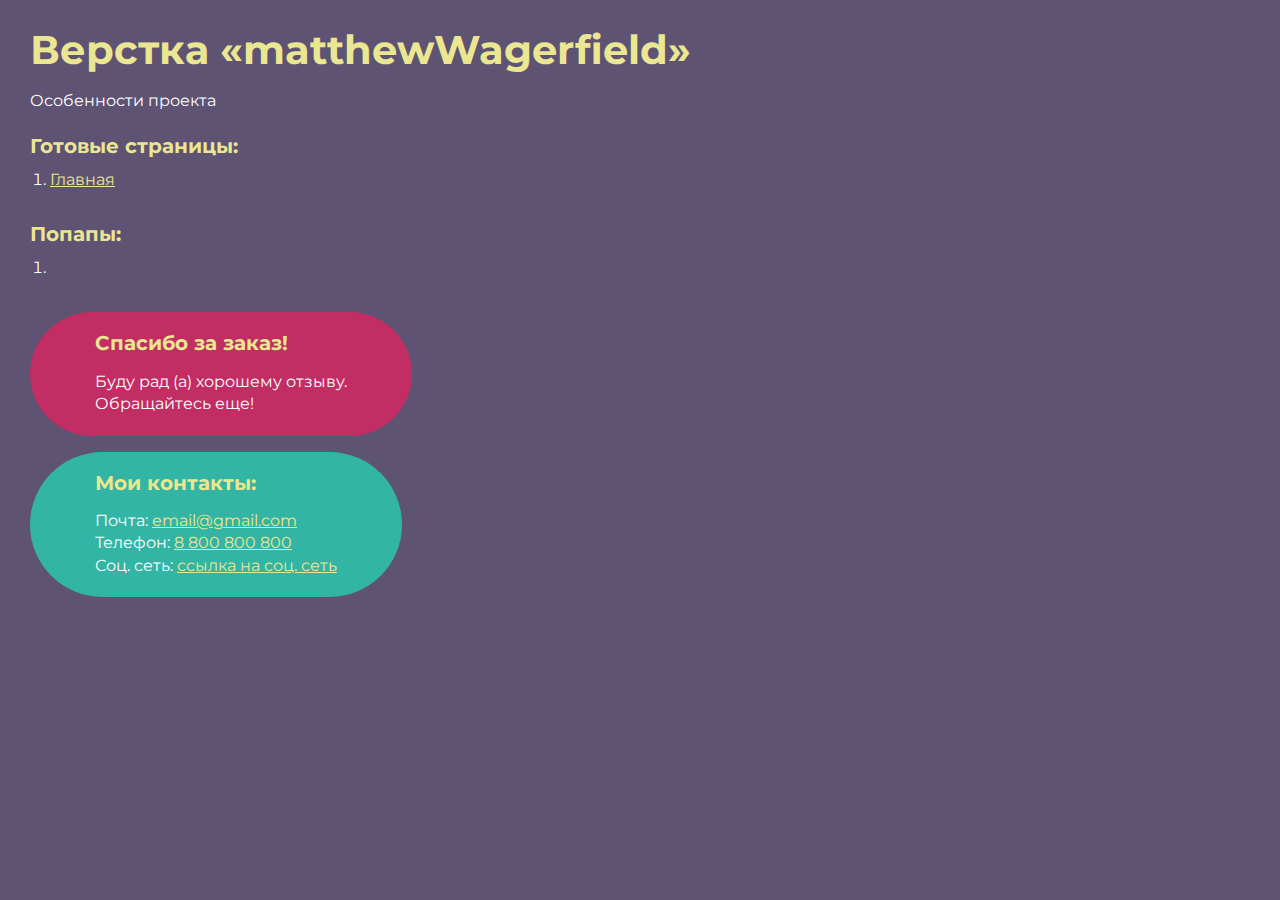
<file: index.html>
<!DOCTYPE html>
<html>

<head>
	<meta charset="UTF-8">
	<meta name="viewport" content="width=device-width, initial-scale=1.0">
	<title>Верстка «matthewWagerfield»</title>
</head>

<body>
	<div class="rootpage">
		<h1>Верстка «matthewWagerfield»</h1>
		<div class="rootpage__info">
			Особенности проекта
		</div>
		<h2>Готовые страницы:</h2>
		<ol class="rootpage__list">
			<li><a target="_blank" href="home.html">Главная</a></li>
		</ol>
		<h2>Попапы:</h2>
		<ol class="rootpage__list">
			<li><a target="_blank" href="home.html#"></a></li>
		</ol>
		<div class="rootpage__tnx">
			<h2>Спасибо за заказ!</h2>
			<p>Буду рад (а) хорошему отзыву.</p>
			<p>Обращайтесь еще!</p>
		</div>
		<div class="rootpage__contacts">
			<h2>Мои контакты:</h2>
			<p>Почта: <a href="mailto:email@gmail.com">email@gmail.com</a></p>
			<p>Телефон: <a href="tel:8800800800">8 800 800 800</a></p>
			<p>Соц. сеть: <a href="">ссылка на соц. сеть</a></p>
		</div>
	</div>
</body>
<style>
	@charset "UTF-8";
	@import url("https://fonts.googleapis.com/css?family=Montserrat:regular,700&display=swap");

	*,
	*::before,
	*::after {
		padding: 0px;
		margin: 0px;
		border: 0px;
		box-sizing: border-box;
	}

	html,
	body {
		height: 100%;
		margin: 0;
		padding: 0;
		min-width: 320px;
		width: 100%;
		color: #fff;
		background-color: #5e5373;
	}

	body {
		font-family: Montserrat;
		font-size: 100%;
		line-height: 1;
		font-size: 1rem;
	}

	a {
		text-decoration: underline;
		color: #ebe691
	}

	a:visited {
		text-decoration: underline;
		color: #aaa768;
	}

	a:hover {
		text-decoration: none;
	}

	ul li {
		list-style: none;
	}

	img {
		vertical-align: top;
	}

	.wrapper {
		width: 100%;
		min-height: 100%;
		overflow: hidden;
	}

	.rootpage {
		padding: 30px;
		display: flex;
		flex-direction: column;
		align-items: flex-start;
	}

	@media (max-width: 767px) {
		.rootpage {
			padding: 30px 15px;
		}
	}

	h1 {
		color: #ebe691;
		font-size: 2.5rem;
		margin: 0px 0px 1.25rem 0px;
	}

	@media (max-width: 767px) {
		h1 {
			font-size: 1.85rem;
			margin: 0px 0px 1.25rem 0px;
		}
	}

	h2 {
		color: #ebe691;
		font-size: 1.25rem;
		margin: 0px 0px 1rem 0px;
	}

	@media (max-width: 767px) {
		h2 {
			font-size: 1.125rem;
			margin: 0px 0px 1rem 0px;
		}
	}

	.rootpage__info {
		line-height: 140%;
		margin: 0px 0px 1.5rem 0px;
	}

	.rootpage__list {
		margin: 0px 0px 2.25rem 1.25rem;
	}

	.rootpage__list li:not(:last-child) {
		margin: 0px 0px 15px 0px;
	}

	.rootpage__contacts,
	.rootpage__tnx {
		border-radius: 200px;
		padding: 20px 65px;
		line-height: 140%;
	}

	@media (max-width: 767px) {

		.rootpage__contacts,
		.rootpage__tnx {
			border-radius: 40px;
			padding: 20px;
		}
	}

	.rootpage__contacts {
		background: #32b5a4;

	}

	.rootpage__contacts a {
		color: #ebe691;
	}

	.rootpage__tnx {
		background: #c22d63;
		margin: 0px 0px 1rem 0px;
	}
</style>

</html>
</file>
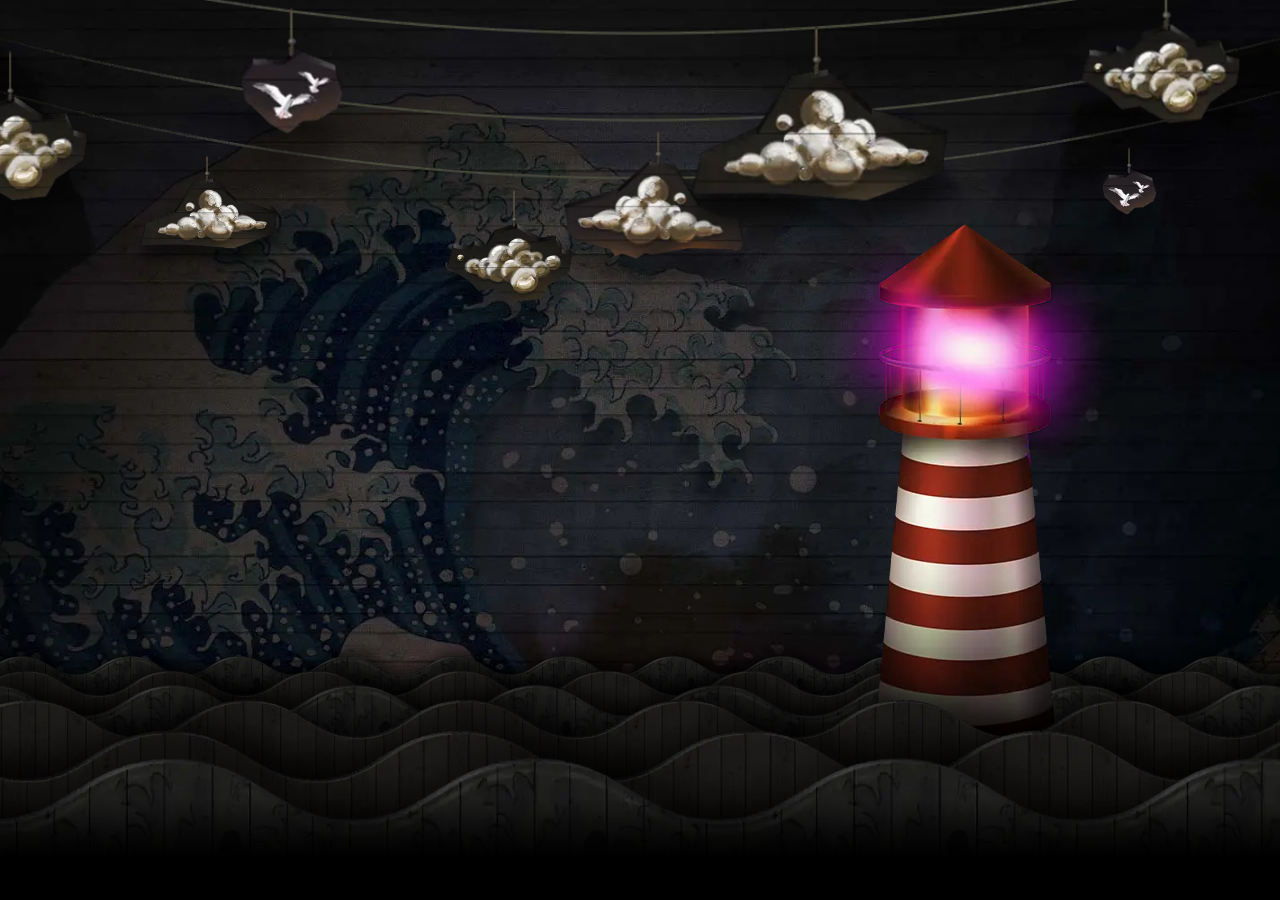
<file: home.html>
<!DOCTYPE html>
<html lang="ru">

<head>
	<title>паралакс</title>
	<meta charset="UTF-8">
	<meta name="format-detection" content="telephone=no">
	<!-- <style>body{opacity: 0;}</style> -->
	<link rel="stylesheet" href="css/style.min.css?_v=20220114213937">
	<link rel="shortcut icon" href="favicon.ico">
	<!-- <meta name="robots" content="noindex, nofollow"> -->
	<meta name="viewport" content="width=device-width, initial-scale=1.0">
</head>

<body>
	<div class="wrapper">
		<header class="header">
			<div class="header__container">

			</div>
		</header>
		<main class="page">
			<div class="parallax">
				<ul class="parallax__list">
					<li data-prlx-mouse data-prlx-a="10">
						<div class="parallax__bg"></div>
					</li>
					<li data-prlx-mouse data-prlx-a="15">
						<div class="parallax__rope parallax__rope_1">
							<div class="parallax__element parallax__element_1"><span></span></div>
							<div class="parallax__element parallax__element_2"><span></span></div>
							<div class="parallax__element parallax__element_3"><span></span></div>
							<picture><source srcset="img/rope.webp"type="image/webp"><img src="img/rope.png" alt=""></picture>
						</div>
					</li>
					<li data-prlx-mouse data-prlx-a="30">
						<div class="parallax__rope parallax__rope_2">
							<div class="parallax__element parallax__element_4"><span></span></div>
							<div class="parallax__element parallax__element_5"><span></span></div>
							<picture><source srcset="img/rope.webp"type="image/webp"><img src="img/rope.png" alt=""></picture>
						</div>
					</li>
					<li data-prlx-mouse data-prlx-a="60">
						<div class="parallax__rope parallax__rope_3">
							<div class="parallax__element parallax__element_6"><span></span></div>
							<div class="parallax__element parallax__element_7"><span></span></div>
							<div class="parallax__element parallax__element_8"><span></span></div>
							<picture><source srcset="img/rope.webp"type="image/webp"><img src="img/rope.png" alt=""></picture>
						</div>
					</li>
					<li data-prlx-mouse data-prlx-a="30">
						<div class="parallax__wave parallax__wave_1"></div>
					</li>
					<li data-prlx-mouse data-prlx-a="40">
						<div class="parallax__wave parallax__wave_2"></div>
					</li>
					<li data-prlx-mouse data-prlx-a="50">
						<div class="parallax__wave parallax__wave_3"></div>
					</li>
					<li data-prlx-mouse data-prlx-a="60">
						<div class="parallax__litehouse"></div>
					</li>
					<li data-prlx-mouse data-prlx-a="60">
						<div class="parallax__wave parallax__wave_4"></div>
					</li>
					<li data-prlx-mouse data-prlx-a="80">
						<div class="parallax__wave parallax__wave_5"></div>
					</li>
					<li data-prlx-mouse data-prlx-a="100">
						<div class="parallax__wave parallax__wave_6"></div>
					</li>
				</ul>
			</div>
			<div class="content"></div>
		</main>
		<footer class="footer">
			<div class="footer__container">
			</div>
		</footer>
	</div>
	<!-- 
<div id="popup" aria-hidden="true" class="popup">
	<div class="popup__wrapper">
		<div class="popup__content">
			<button data-close type="button" class="popup__close">Закрыть</button>
			<div class="popup__text">
			</div>
		</div>
	</div>
</div>
 -->


	<script src="js/app.min.js?_v=20220114213937"></script>

</body>

</html>
</file>
<file: css/style.min.css>
@charset "UTF-8";@import url(https://fonts.googleapis.com/css?family=Roboto:100,100italic,300,300italic,regular,italic,500,500italic,700,700italic,900,900italic&display=swap);*{padding:0;margin:0;border:0}*,:after,:before{-webkit-box-sizing:border-box;box-sizing:border-box}body,html{height:100%;min-width:320px}body{color:#000;line-height:1;font-family:Roboto;font-size:.875rem;-ms-text-size-adjust:100%;-moz-text-size-adjust:100%;-webkit-text-size-adjust:100%;-webkit-font-smoothing:antialiased;-moz-osx-font-smoothing:grayscale}button,input,textarea{font-family:Roboto;font-size:inherit}button{cursor:pointer;color:inherit;background-color:inherit}a{color:inherit}a:link,a:visited{text-decoration:none}a:hover{text-decoration:none}ul li{list-style:none}img{vertical-align:top}h1,h2,h3,h4,h5,h6{font-weight:inherit;font-size:inherit}body{height:100%;background-color:#000}.lock body{overflow:hidden;-ms-touch-action:none;touch-action:none}.wrapper{opacity:0;overflow:hidden;-webkit-transition:all 3s ease 0s;-o-transition:all 3s ease 0s;transition:all 3s ease 0s}.wrapper.active{opacity:1}.wrapper.active .parallax__wave{opacity:1;-webkit-transition:all 3s ease 1s;-o-transition:all 3s ease 1s;transition:all 3s ease 1s}.wrapper.active .parallax__rope{opacity:1;-webkit-transition:all 3s ease 1.8s;-o-transition:all 3s ease 1.8s;transition:all 3s ease 1.8s}.wrapper.active .parallax__litehouse{bottom:130px;-webkit-transition:all 2s ease 2.5s;-o-transition:all 2s ease 2.5s;transition:all 2s ease 2.5s}[class*=__container]{max-width:73.125rem;-webkit-box-sizing:content-box;box-sizing:content-box;margin:0 auto;padding:0 .9375rem}[class*=-ibg]{position:relative}[class*=-ibg] img{position:absolute;width:100%;height:100%;top:0;left:0;-o-object-fit:cover;object-fit:cover}[class*=-ibg_contain] img{-o-object-fit:contain;object-fit:contain}.page{position:absolute;width:100%;height:100%;top:0;left:0;display:-webkit-box;display:-ms-flexbox;display:flex;-webkit-box-orient:vertical;-webkit-box-direction:normal;-ms-flex-direction:column;flex-direction:column;min-height:360px}.parallax{-webkit-box-flex:1;-ms-flex:1 0 100%;flex:1 0 100%;position:relative;overflow:hidden}.parallax:after{content:"";position:absolute;bottom:0;width:100%;height:100px;background:-webkit-gradient(linear,left top,left bottom,from(rgba(0,0,0,0)),color-stop(60%,#000));background:-o-linear-gradient(rgba(0,0,0,0) 0,#000 60%);background:linear-gradient(rgba(0,0,0,0) 0,#000 60%)}.parallax__list{position:absolute;width:100%;height:100%;top:0;left:0}.parallax__list li{position:absolute;width:100%;height:100%;top:0;left:0}.no-webp .parallax__bg{background:url(../img/background.jpg) 50% 100%/cover no-repeat}.parallax__bg{position:absolute;width:110%;height:110%;top:-5%;left:-5%}.parallax__rope{position:absolute;width:120%;left:-10%;opacity:0}.parallax__rope img{width:100%}.parallax__rope_1{top:5%;-webkit-transform:scale(1);-ms-transform:scale(1);transform:scale(1)}.parallax__rope_1 .parallax__element{-webkit-transform:scale(.6);-ms-transform:scale(.6);transform:scale(.6)}.parallax__rope_2{top:-1.66667%;-webkit-transform:scale(1.05556);-ms-transform:scale(1.05556);transform:scale(1.05556)}.parallax__rope_2 .parallax__element{-webkit-transform:scale(.75556);-ms-transform:scale(.75556);transform:scale(.75556)}.parallax__rope_3{top:-11.66667%;-webkit-transform:scale(1.13889);-ms-transform:scale(1.13889);transform:scale(1.13889)}.parallax__rope_3 .parallax__element{-webkit-transform:scale(.98889);-ms-transform:scale(.98889);transform:scale(.98889)}.parallax__element{position:absolute}.parallax__element span{display:inline-block;-webkit-transform-origin:50% 0;-ms-transform-origin:50% 0;transform-origin:50% 0;width:280px;height:280px;margin-left:-140px;-webkit-animation:swing 2s infinite alternate cubic-bezier(.455,.03,.515,.955);animation:swing 2s infinite alternate cubic-bezier(.455,.03,.515,.955)}.parallax__element_1{top:28%;left:20%}.no-webp .parallax__element_1 span{background:url(../img/clouds/board-cloud-2.png) 0 0/100% no-repeat}.parallax__element_2{top:46%;left:40%}.no-webp .parallax__element_2 span{background:url(../img/clouds/board-cloud-1.png) 0 0/100% no-repeat}.parallax__element_3{top:24%;left:80%}.no-webp .parallax__element_3 span{background:url(../img/clouds/board-birds.png) 0 0/100% no-repeat}.parallax__element_4{top:17%;left:10%}.no-webp .parallax__element_4 span{background:url(../img/clouds/board-cloud-1.png) 0 0/100% no-repeat}.parallax__element_5{top:56%;left:50%}.no-webp .parallax__element_5 span{background:url(../img/clouds/board-cloud-4.png) 0 0/100% no-repeat}.parallax__element_6{top:57%;left:30%}.no-webp .parallax__element_6 span{background:url(../img/clouds/board-birds.png) 0 0/100% no-repeat}.parallax__element_7{top:65%;left:60%}.no-webp .parallax__element_7 span{background:url(../img/clouds/board-cloud-2.png) 0 0/100% no-repeat}.parallax__element_8{top:45%;left:80%}.no-webp .parallax__element_8 span{background:url(../img/clouds/board-cloud-3.png) 0 0/100% no-repeat}.no-webp .parallax__wave{background:url(../img/waves/wave-plain.png) 0 0/auto 101% repeat-x}.parallax__wave{position:absolute;left:-100%;width:300%;opacity:0}.no-webp .parallax__wave_1{background:url(../img/waves/wave-paint.png) 0 0/auto 101% repeat-x}.parallax__wave_1{bottom:180px;height:86px;-webkit-animation:wave 7.11111s .1s infinite linear;animation:wave 7.11111s .1s infinite linear}.parallax__wave_2{bottom:144px;height:115px;-webkit-animation:wave 6.66667s .1s infinite linear;animation:wave 6.66667s .1s infinite linear}.no-webp .parallax__wave_3{background:url(../img/waves/wave-paint.png) 0 0/auto 101% repeat-x}.parallax__wave_3{bottom:108px;height:144px;-webkit-animation:wave 6.22222s .1s infinite linear;animation:wave 6.22222s .1s infinite linear}.parallax__wave_4{bottom:72px;height:173px;-webkit-animation:wave 5.777778s .1s infinite linear;animation:wave 5.777778s .1s infinite linear}.parallax__wave_5{bottom:-1px;height:230px;-webkit-animation:wave 4.8888s .1s infinite linear;animation:wave 4.8888s .1s infinite linear}.no-webp .parallax__wave_6{background:url(../img/waves/wave-paint.png) 0 0/auto 101% repeat-x}.parallax__wave_6{bottom:-72px;height:288px;-webkit-animation:wave 4.5s .1s infinite linear;animation:wave 4.5s .1s infinite linear}.no-webp .parallax__litehouse{background:url(../img/lighthouse.png) 0 0 no-repeat}.parallax__litehouse{width:320px;height:560px;position:absolute;right:12%;bottom:-100%;-webkit-animation:litehouse 4s .1s infinite alternate cubic-bezier(.445,.03,.515,.955);animation:litehouse 4s .1s infinite alternate cubic-bezier(.445,.03,.515,.955)}@-webkit-keyframes swing{0%{-webkit-transform:rotatez(10deg);transform:rotatez(10deg)}100%{-webkit-transform:rotatez(-10deg);transform:rotatez(-10deg)}}@keyframes swing{0%{-webkit-transform:rotatez(10deg);transform:rotatez(10deg)}100%{-webkit-transform:rotatez(-10deg);transform:rotatez(-10deg)}}@-webkit-keyframes wave{0%{-webkit-transform:rotatez(0) translate3d(0,10%,0) rotatez(0);transform:rotatez(0) translate3d(0,10%,0) rotatez(0)}100%{-webkit-transform:rotatez(360deg) translate3d(0,10%,0) rotatez(-360deg);transform:rotatez(360deg) translate3d(0,10%,0) rotatez(-360deg)}}@keyframes wave{0%{-webkit-transform:rotatez(0) translate3d(0,10%,0) rotatez(0);transform:rotatez(0) translate3d(0,10%,0) rotatez(0)}100%{-webkit-transform:rotatez(360deg) translate3d(0,10%,0) rotatez(-360deg);transform:rotatez(360deg) translate3d(0,10%,0) rotatez(-360deg)}}@-webkit-keyframes litehouse{0%{-webkit-transform:translate3d(15%,0,0) rotatez(10deg);transform:translate3d(15%,0,0) rotatez(10deg)}100%{-webkit-transform:translate3d(-15%,0,0) rotatez(-10deg);transform:translate3d(-15%,0,0) rotatez(-10deg)}}@keyframes litehouse{0%{-webkit-transform:translate3d(15%,0,0) rotatez(10deg);transform:translate3d(15%,0,0) rotatez(10deg)}100%{-webkit-transform:translate3d(-15%,0,0) rotatez(-10deg);transform:translate3d(-15%,0,0) rotatez(-10deg)}}.webp .parallax__bg{background:url(../img/background.webp) 50% 100%/cover no-repeat}.webp .parallax__element_1 span{background:url(../img/clouds/board-cloud-2.webp) 0 0/100% no-repeat}.webp .parallax__element_2 span{background:url(../img/clouds/board-cloud-1.webp) 0 0/100% no-repeat}.webp .parallax__element_3 span{background:url(../img/clouds/board-birds.webp) 0 0/100% no-repeat}.webp .parallax__element_4 span{background:url(../img/clouds/board-cloud-1.webp) 0 0/100% no-repeat}.webp .parallax__element_5 span{background:url(../img/clouds/board-cloud-4.webp) 0 0/100% no-repeat}.webp .parallax__element_6 span{background:url(../img/clouds/board-birds.webp) 0 0/100% no-repeat}.webp .parallax__element_7 span{background:url(../img/clouds/board-cloud-2.webp) 0 0/100% no-repeat}.webp .parallax__element_8 span{background:url(../img/clouds/board-cloud-3.webp) 0 0/100% no-repeat}.webp .parallax__wave{background:url(../img/waves/wave-plain.webp) 0 0/auto 101% repeat-x}.webp .parallax__wave_1{background:url(../img/waves/wave-paint.webp) 0 0/auto 101% repeat-x}.webp .parallax__wave_3{background:url(../img/waves/wave-paint.webp) 0 0/auto 101% repeat-x}.webp .parallax__wave_6{background:url(../img/waves/wave-paint.webp) 0 0/auto 101% repeat-x}.webp .parallax__litehouse{background:url(../img/lighthouse.webp) 0 0 no-repeat}
</file>
